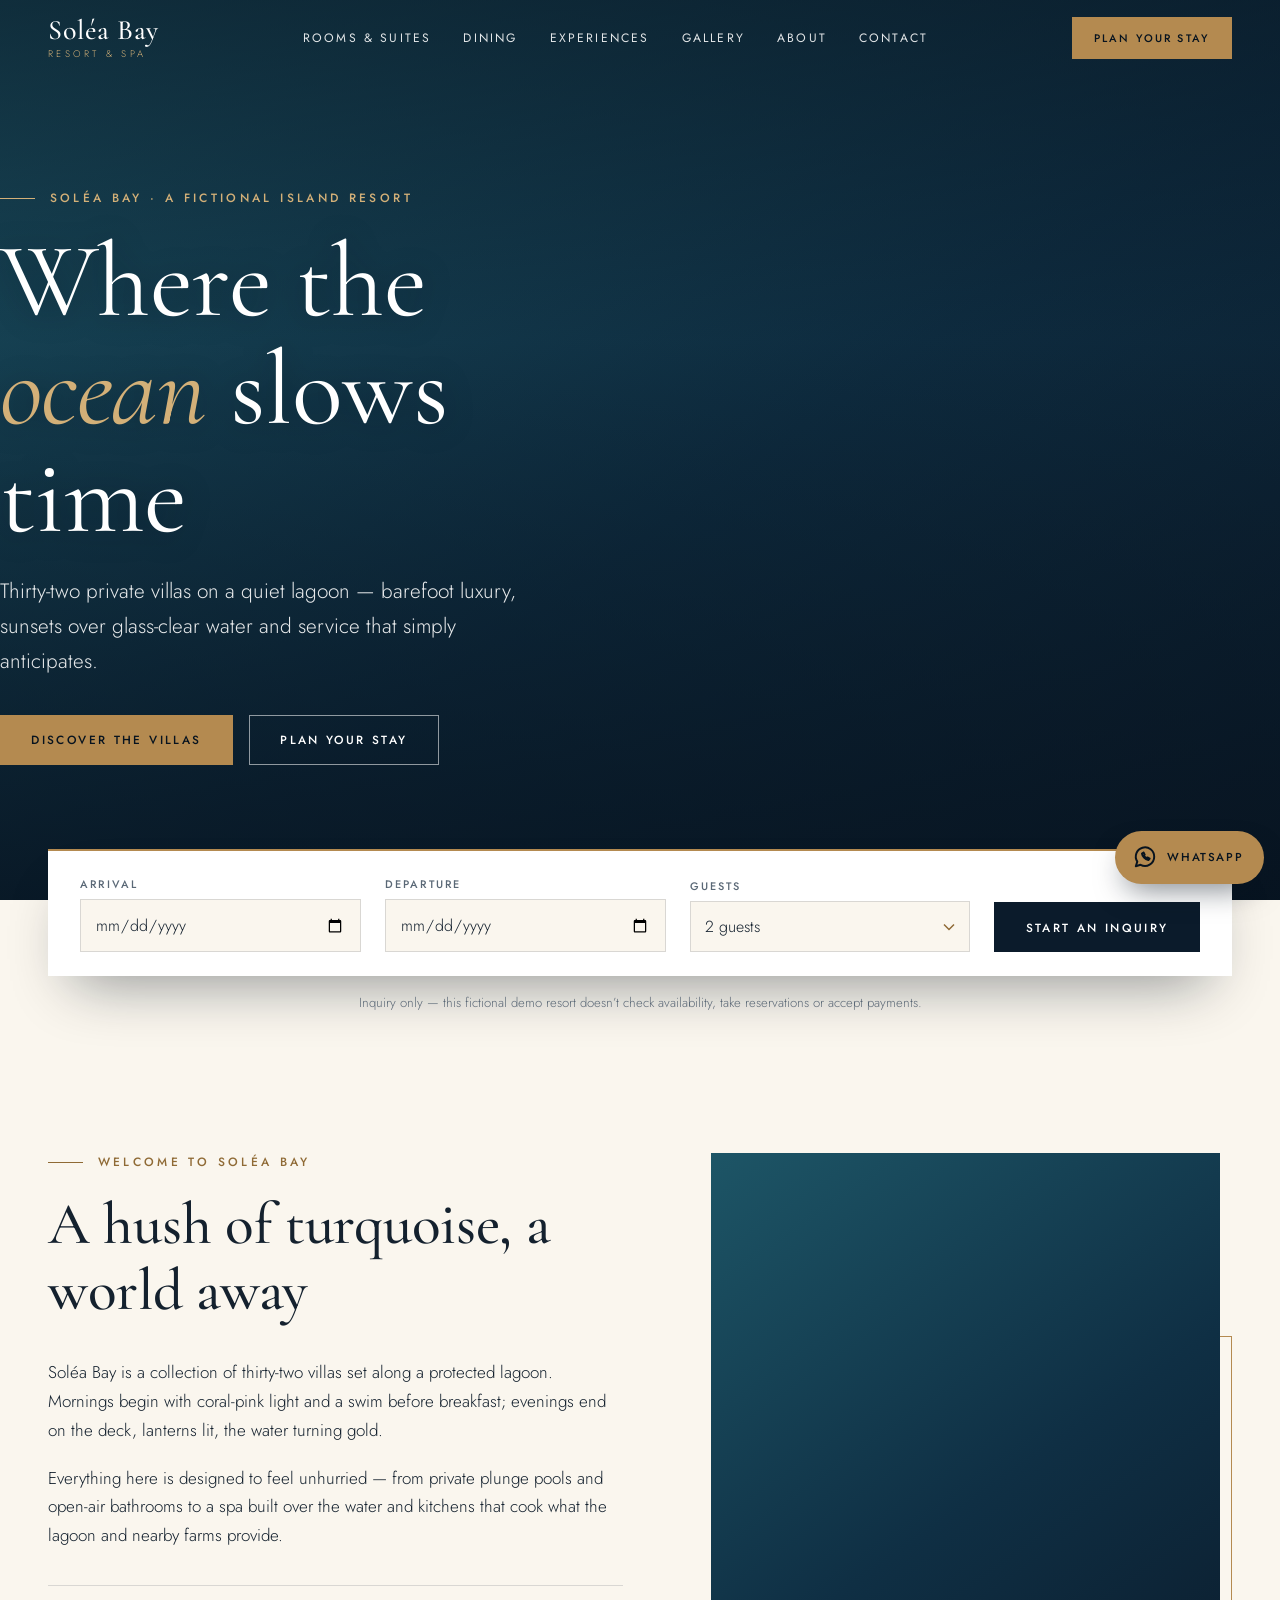
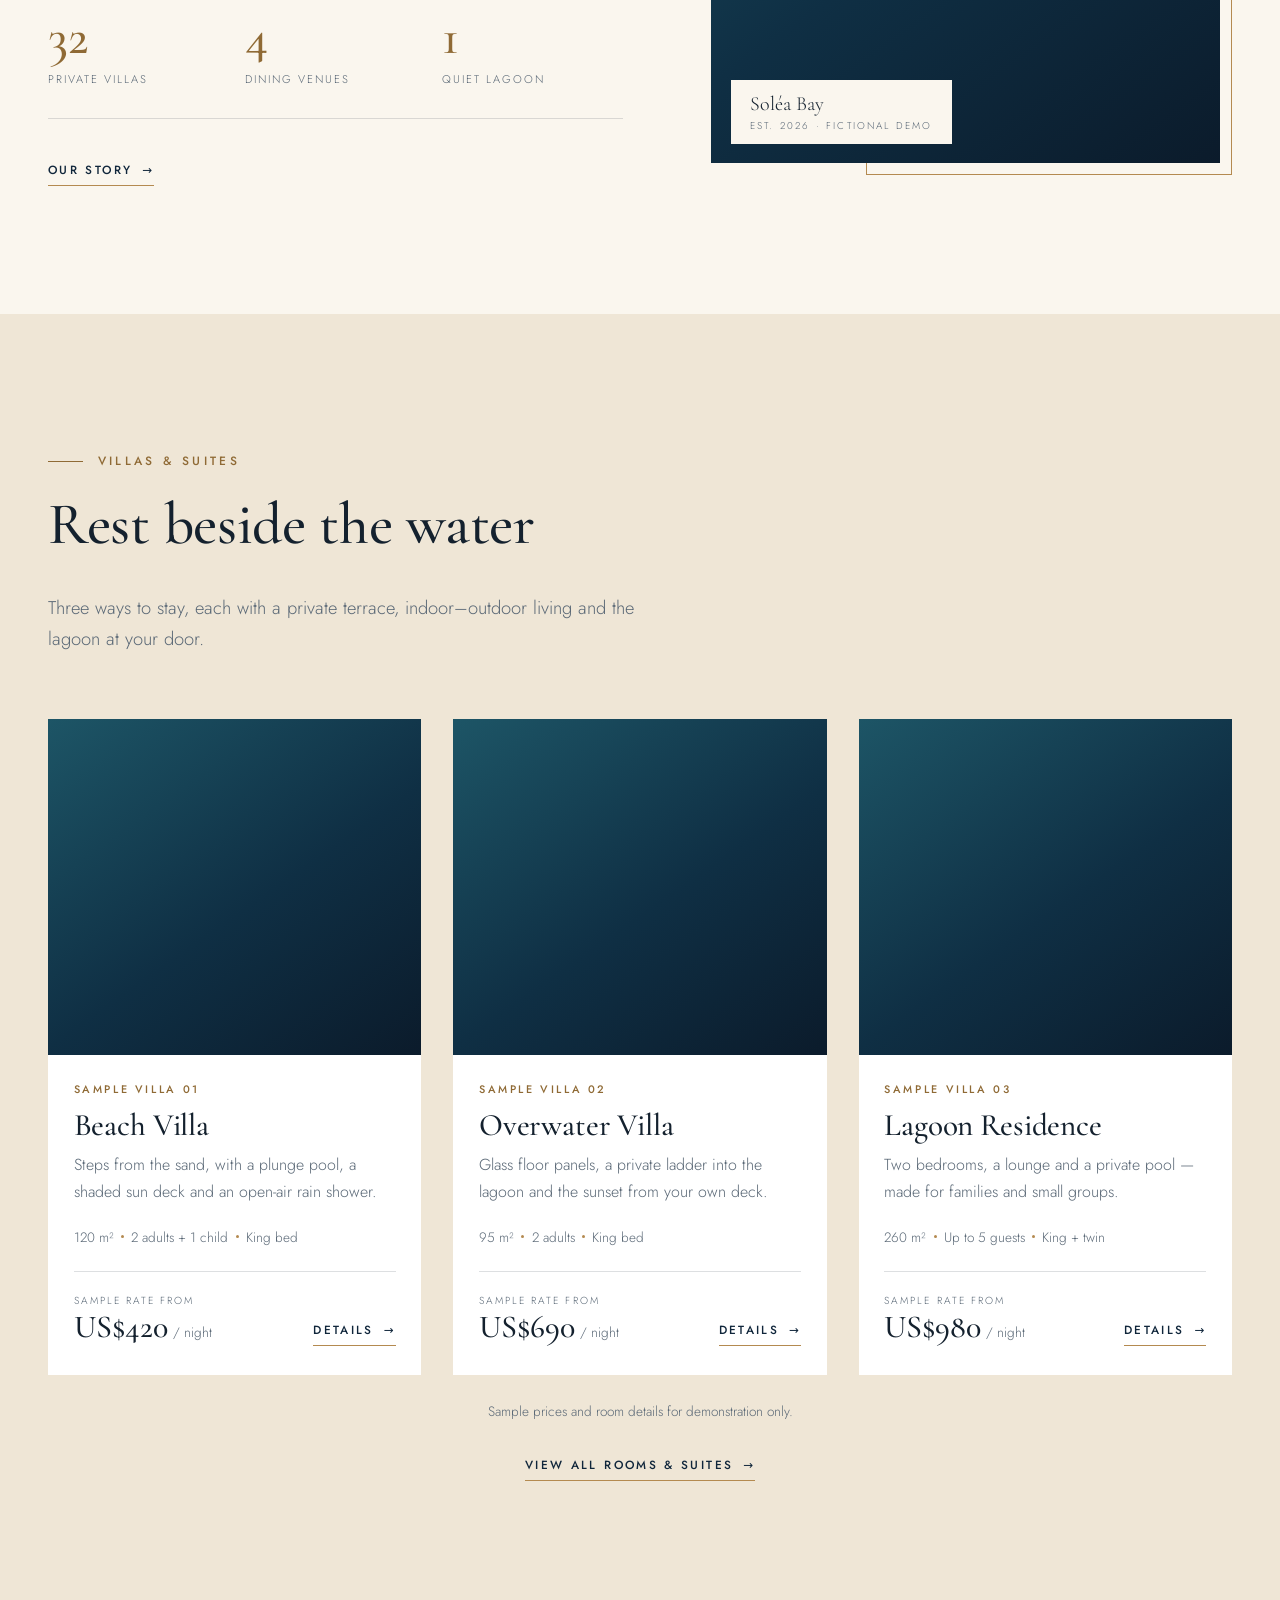
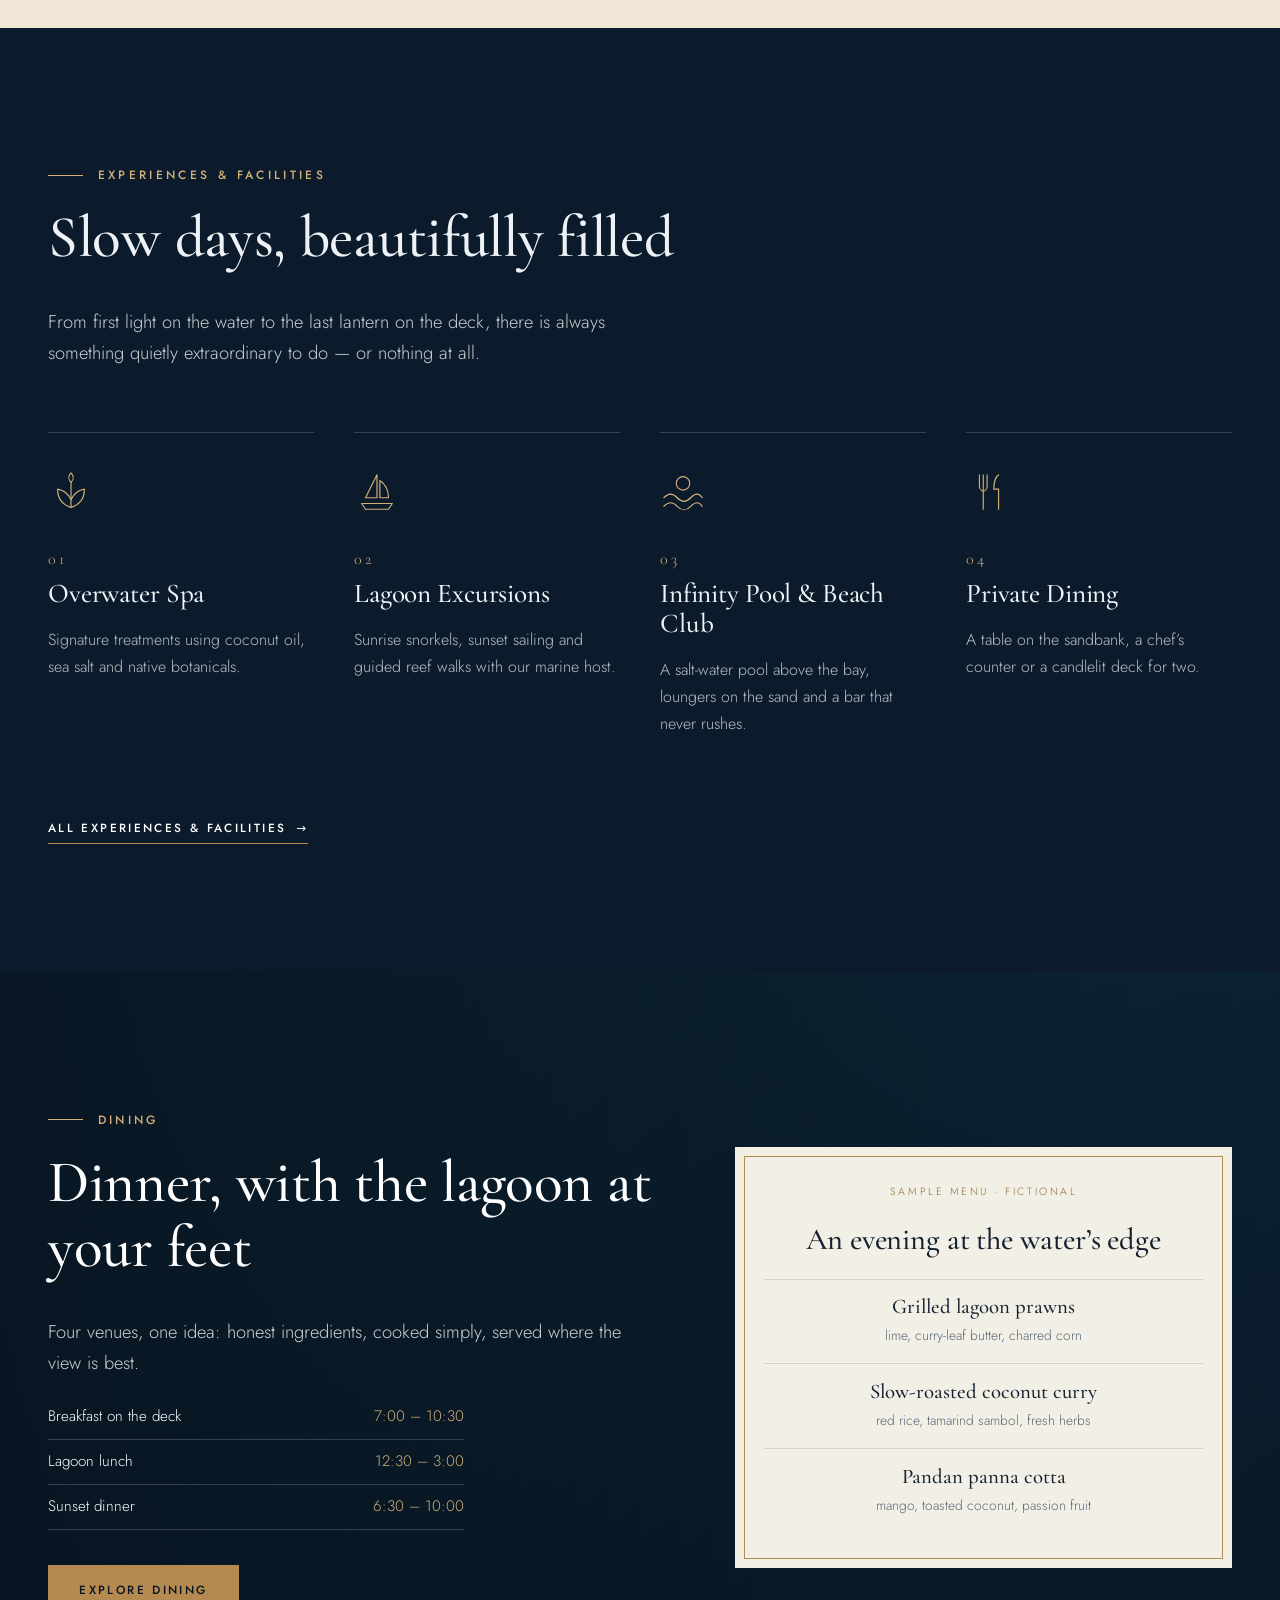
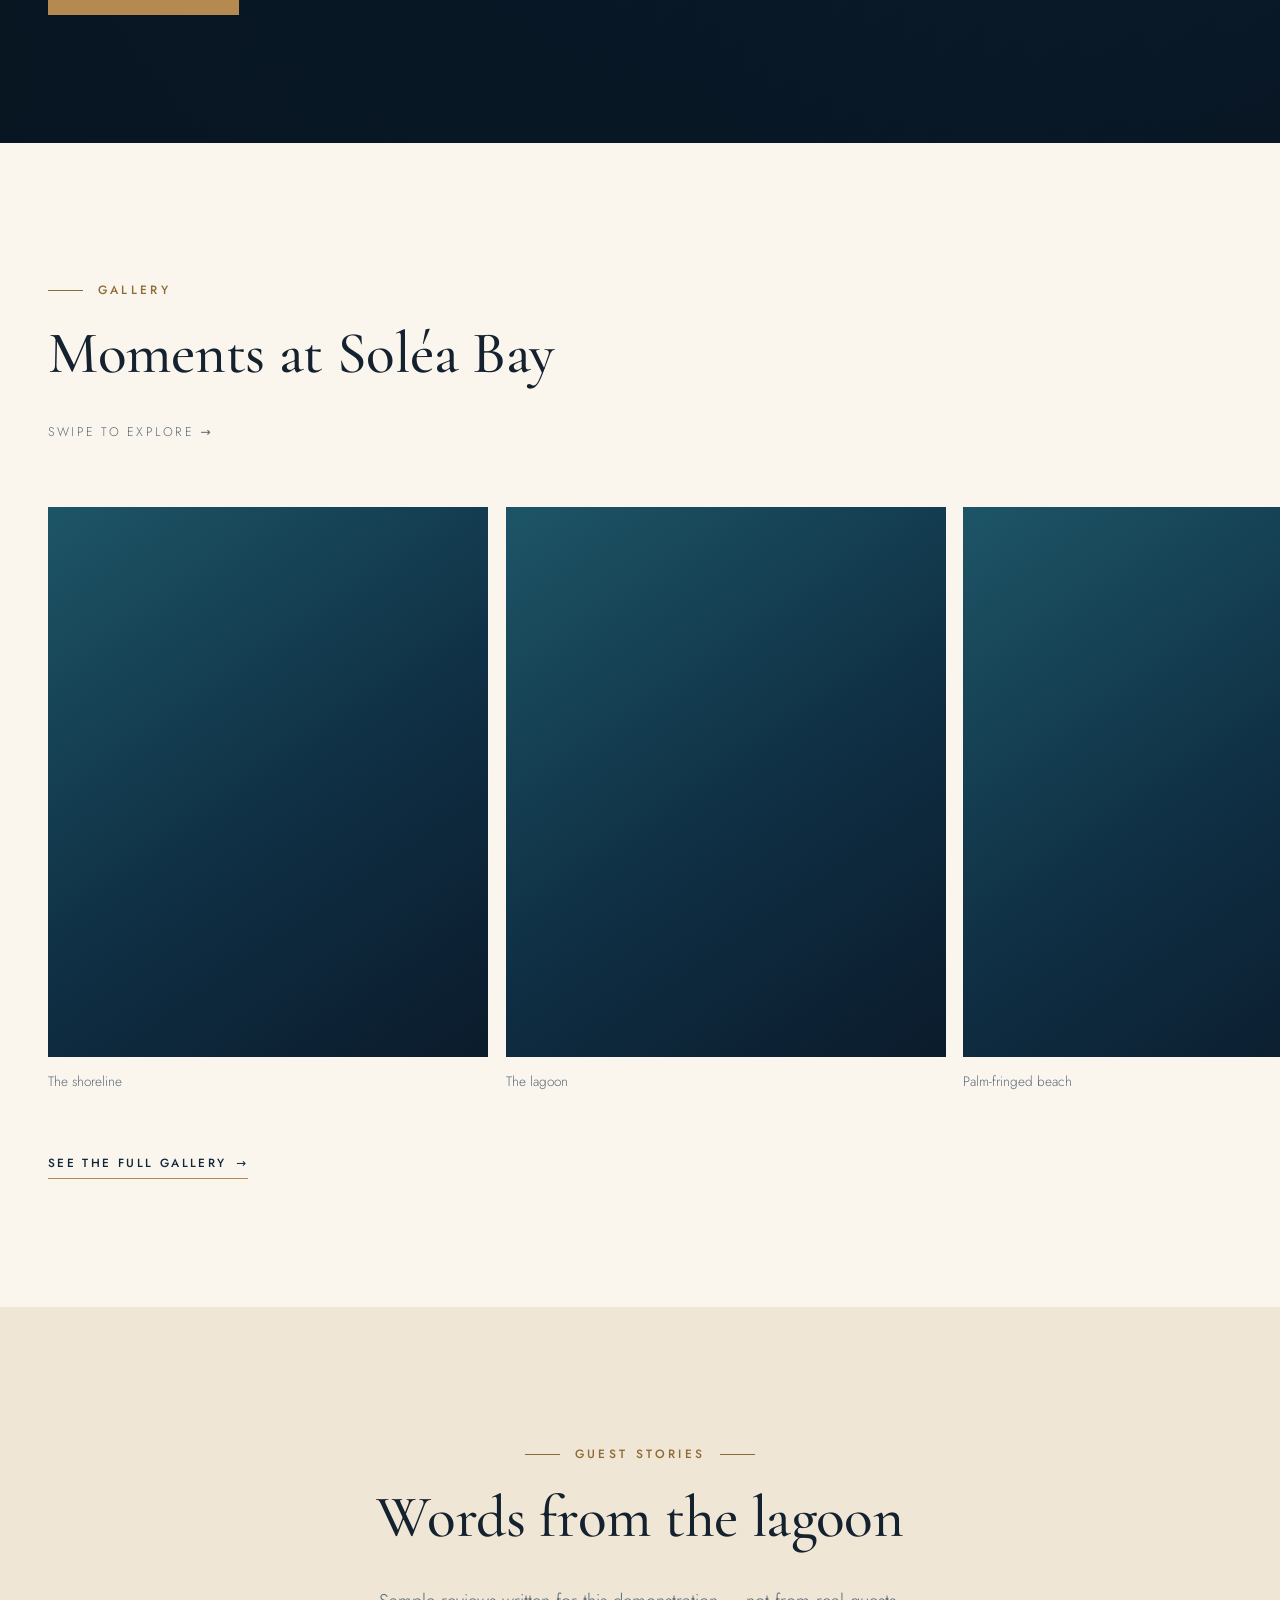
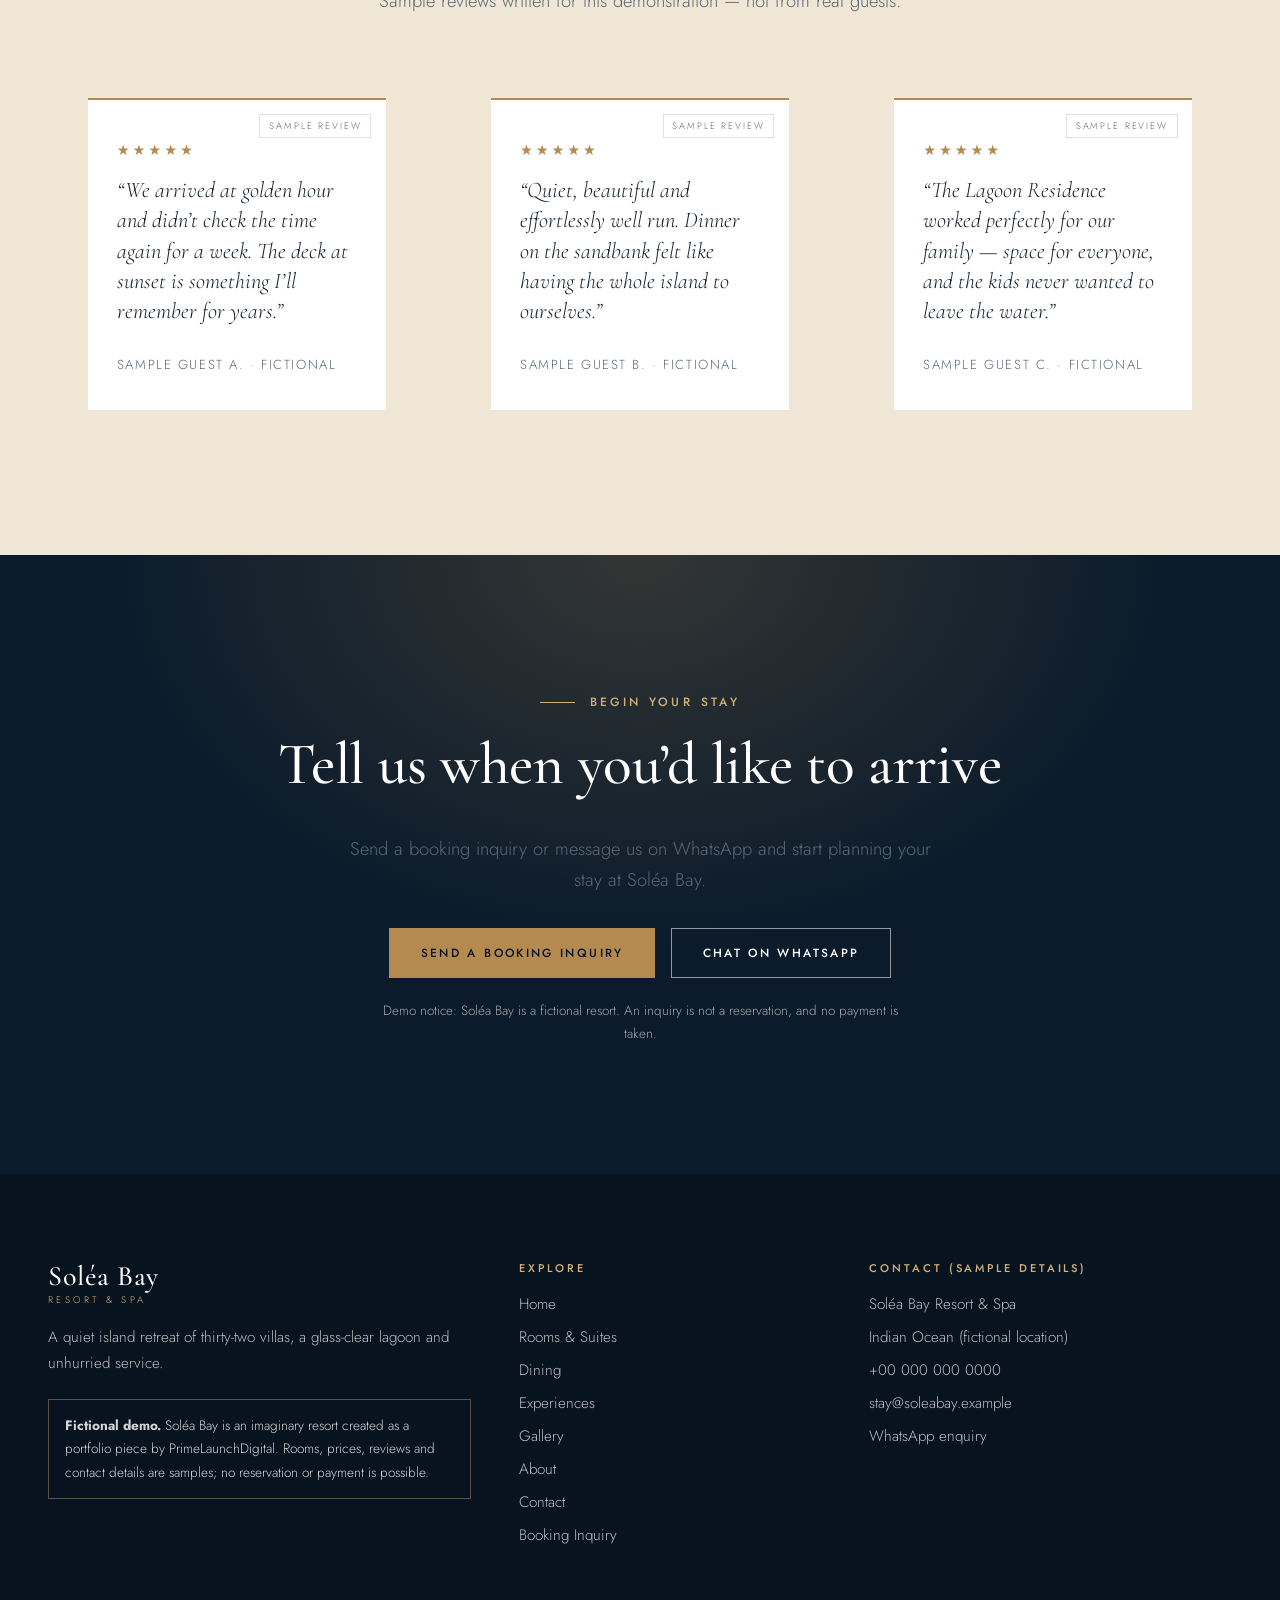
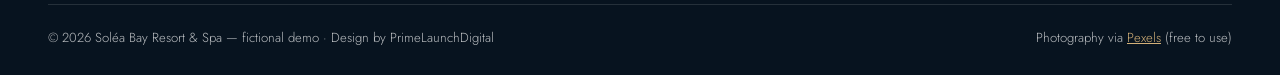
<file: index.html>
<!doctype html>
<html lang="en">
<head>
<meta charset="utf-8">
<meta name="viewport" content="width=device-width, initial-scale=1, viewport-fit=cover">
<title>Soléa Bay Resort &amp; Spa | Luxury Island Retreat (Demo)</title>
<meta name="description" content="Soléa Bay is a fictional luxury island resort — a portfolio demo by PrimeLaunchDigital with overwater villas, a lagoon spa and sunset dining.">
<meta name="theme-color" content="#0b1b2b">

<meta property="og:type" content="website">
<meta property="og:site_name" content="Soléa Bay Resort &amp; Spa">
<meta property="og:title" content="Soléa Bay Resort &amp; Spa | Luxury Island Retreat (Demo)">
<meta property="og:description" content="Soléa Bay is a fictional luxury island resort — a portfolio demo by PrimeLaunchDigital with overwater villas, a lagoon spa and sunset dining.">
<meta property="og:image" content="https://images.pexels.com/photos/9482127/pexels-photo-9482127.jpeg?auto=compress&amp;cs=tinysrgb&amp;w=1200&amp;h=630&amp;fit=crop">
<meta property="og:image:width" content="1200">
<meta property="og:image:height" content="630">
<meta property="og:image:alt" content="Luxury villas on a tropical island at sunset">
<meta name="twitter:card" content="summary_large_image">
<meta name="twitter:title" content="Soléa Bay Resort &amp; Spa | Luxury Island Retreat (Demo)">
<meta name="twitter:description" content="Soléa Bay is a fictional luxury island resort — a portfolio demo by PrimeLaunchDigital with overwater villas, a lagoon spa and sunset dining.">
<meta name="twitter:image" content="https://images.pexels.com/photos/9482127/pexels-photo-9482127.jpeg?auto=compress&amp;cs=tinysrgb&amp;w=1200&amp;h=630&amp;fit=crop">
<meta name="twitter:image:alt" content="Luxury villas on a tropical island at sunset">

<link rel="icon" href="favicon.svg" type="image/svg+xml">
<link rel="preconnect" href="https://fonts.googleapis.com">
<link rel="preconnect" href="https://fonts.gstatic.com" crossorigin>
<link rel="preconnect" href="https://images.pexels.com" crossorigin>
<link rel="stylesheet" href="https://fonts.googleapis.com/css2?family=Cormorant+Garamond:ital,wght@0,400;0,500;0,600;1,400;1,500&amp;family=Jost:wght@300;400;500&amp;display=swap">
<link rel="stylesheet" href="styles.css">
<script>document.documentElement.classList.add('js')</script>
<link rel="preload" as="image" imagesrcset="https://images.pexels.com/photos/9482127/pexels-photo-9482127.jpeg?auto=compress&amp;cs=tinysrgb&amp;w=640 640w, https://images.pexels.com/photos/9482127/pexels-photo-9482127.jpeg?auto=compress&amp;cs=tinysrgb&amp;w=960 960w, https://images.pexels.com/photos/9482127/pexels-photo-9482127.jpeg?auto=compress&amp;cs=tinysrgb&amp;w=1280 1280w, https://images.pexels.com/photos/9482127/pexels-photo-9482127.jpeg?auto=compress&amp;cs=tinysrgb&amp;w=1920 1920w" imagesizes="100vw" fetchpriority="high">
</head>
<body>
<a class="skip-link" href="#main">Skip to content</a>

<!-- header:start -->
<header class="site-header">
  <div class="container header-inner">
    <a class="logo" href="index.html" aria-label="Soléa Bay Resort &amp; Spa — home">
      <span class="logo__name">Soléa Bay</span>
      <span class="logo__sub">Resort &amp; Spa</span>
    </a>
    <nav class="nav-desktop" aria-label="Primary">
        <a href="rooms.html" data-nav="rooms">Rooms &amp; Suites</a>
        <a href="dining.html" data-nav="dining">Dining</a>
        <a href="experiences.html" data-nav="experiences">Experiences</a>
        <a href="gallery.html" data-nav="gallery">Gallery</a>
        <a href="about.html" data-nav="about">About</a>
        <a href="contact.html" data-nav="contact">Contact</a>
    </nav>
    <div class="header-actions">
      <a class="btn btn--brass btn--sm header-cta" href="booking-inquiry.html">Plan your stay</a>
      <button class="nav-toggle" type="button" aria-expanded="false" aria-controls="mobile-menu" aria-label="Open menu">
        <span></span><span></span>
      </button>
    </div>
  </div>
</header>

<div class="mobile-menu" id="mobile-menu" aria-hidden="true">
  <nav aria-label="Mobile">
    <ul class="mobile-menu__links">
      <li style="--i:0"><a href="index.html">Home</a></li>
      <li style="--i:1"><a href="rooms.html" data-nav="rooms">Rooms &amp; Suites</a></li>
      <li style="--i:2"><a href="dining.html" data-nav="dining">Dining</a></li>
      <li style="--i:3"><a href="experiences.html" data-nav="experiences">Experiences</a></li>
      <li style="--i:4"><a href="gallery.html" data-nav="gallery">Gallery</a></li>
      <li style="--i:5"><a href="about.html" data-nav="about">About</a></li>
      <li style="--i:6"><a href="contact.html" data-nav="contact">Contact</a></li>
    </ul>
  </nav>
  <div class="mobile-menu__foot">
    <a class="btn btn--brass" href="booking-inquiry.html">Plan your stay</a>
    <a class="btn btn--ghost-light" href="https://wa.me/15555550199?text=Hello%21%20I%E2%80%99d%20like%20to%20ask%20about%20staying%20at%20Sol%C3%A9a%20Bay%20%28demo%29." target="_blank" rel="noopener">Chat on WhatsApp</a>
    <p>Fictional demo resort · no real reservations</p>
  </div>
</div>
<!-- header:end -->

<main id="main">

  <section class="hero" aria-label="Welcome">
    <div class="hero__media ph"><img src="https://images.pexels.com/photos/9482127/pexels-photo-9482127.jpeg?auto=compress&amp;cs=tinysrgb&amp;w=960" srcset="https://images.pexels.com/photos/9482127/pexels-photo-9482127.jpeg?auto=compress&amp;cs=tinysrgb&amp;w=640 640w, https://images.pexels.com/photos/9482127/pexels-photo-9482127.jpeg?auto=compress&amp;cs=tinysrgb&amp;w=960 960w, https://images.pexels.com/photos/9482127/pexels-photo-9482127.jpeg?auto=compress&amp;cs=tinysrgb&amp;w=1280 1280w, https://images.pexels.com/photos/9482127/pexels-photo-9482127.jpeg?auto=compress&amp;cs=tinysrgb&amp;w=1920 1920w" sizes="100vw" alt="Luxury villas on a tropical island with turquoise water at sunset" loading="eager" fetchpriority="high" decoding="async" onerror="this.remove()"></div>
    <div class="container hero__content">
      <span class="eyebrow" data-anim style="--d:0">Soléa Bay · A fictional island resort</span>
      <h1 data-anim style="--d:1">Where the <em>ocean</em> slows time</h1>
      <p class="hero__sub" data-anim style="--d:2">Thirty-two private villas on a quiet lagoon — barefoot luxury, sunsets over glass-clear water and service that simply anticipates.</p>
      <div class="hero__actions" data-anim style="--d:3">
        <a class="btn btn--brass" href="rooms.html">Discover the villas</a>
        <a class="btn btn--ghost-light" href="booking-inquiry.html">Plan your stay</a>
      </div>
    </div>
  </section>

  <section class="stay-bar" aria-label="Plan your stay">
    <div class="container">
      <form class="stay-form" action="booking-inquiry.html" method="get">
        <div class="field">
          <label for="checkin">Arrival</label>
          <input id="checkin" name="checkin" type="date" data-checkin>
        </div>
        <div class="field">
          <label for="checkout">Departure</label>
          <input id="checkout" name="checkout" type="date" data-checkout>
        </div>
        <div class="field field--guests">
          <label for="guests">Guests</label>
          <select id="guests" name="guests">
            <option value="1">1 guest</option>
            <option value="2" selected>2 guests</option>
            <option value="3">3 guests</option>
            <option value="4">4 guests</option>
            <option value="5">5 guests</option>
            <option value="6">6+ guests</option>
          </select>
        </div>
        <button class="btn btn--navy" type="submit">Start an inquiry</button>
      </form>
      <p class="stay-note">Inquiry only — this fictional demo resort doesn’t check availability, take reservations or accept payments.</p>
    </div>
  </section>

  <section class="section" id="welcome">
    <div class="container split">
      <div class="reveal">
        <span class="eyebrow">Welcome to Soléa Bay</span>
        <h2 class="h2">A hush of turquoise, a world away</h2>
        <p>Soléa Bay is a collection of thirty-two villas set along a protected lagoon. Mornings begin with coral-pink light and a swim before breakfast; evenings end on the deck, lanterns lit, the water turning gold.</p>
        <p>Everything here is designed to feel unhurried — from private plunge pools and open-air bathrooms to a spa built over the water and kitchens that cook what the lagoon and nearby farms provide.</p>
        <div class="stats">
          <div class="stat"><strong>32</strong><span>Private villas</span></div>
          <div class="stat"><strong>4</strong><span>Dining venues</span></div>
          <div class="stat"><strong>1</strong><span>Quiet lagoon</span></div>
        </div>
        <a class="link-arrow" href="about.html">Our story</a>
      </div>
      <div class="frame reveal" style="--d:.15s">
        <div class="ph"><img src="https://images.pexels.com/photos/3379736/pexels-photo-3379736.jpeg?auto=compress&amp;cs=tinysrgb&amp;w=960" srcset="https://images.pexels.com/photos/3379736/pexels-photo-3379736.jpeg?auto=compress&amp;cs=tinysrgb&amp;w=640 640w, https://images.pexels.com/photos/3379736/pexels-photo-3379736.jpeg?auto=compress&amp;cs=tinysrgb&amp;w=960 960w, https://images.pexels.com/photos/3379736/pexels-photo-3379736.jpeg?auto=compress&amp;cs=tinysrgb&amp;w=1280 1280w, https://images.pexels.com/photos/3379736/pexels-photo-3379736.jpeg?auto=compress&amp;cs=tinysrgb&amp;w=1920 1920w" sizes="(min-width: 900px) 45vw, 92vw" alt="Aerial view of a tropical island resort with turquoise water and lush greenery" loading="lazy" decoding="async" onerror="this.remove()"></div>
        <div class="frame__badge">Soléa Bay<small>Est. 2026 · fictional demo</small></div>
      </div>
    </div>
  </section>

  <section class="section section--sand" id="villas">
    <div class="container">
      <div class="section-head reveal">
        <span class="eyebrow">Villas &amp; Suites</span>
        <h2 class="h2">Rest beside the water</h2>
        <p class="lead">Three ways to stay, each with a private terrace, indoor–outdoor living and the lagoon at your door.</p>
      </div>
      <div class="cards">
        <article class="card reveal" style="--d:0s">
          <div class="ph card__media"><img src="https://images.pexels.com/photos/9394645/pexels-photo-9394645.jpeg?auto=compress&amp;cs=tinysrgb&amp;w=960" srcset="https://images.pexels.com/photos/9394645/pexels-photo-9394645.jpeg?auto=compress&amp;cs=tinysrgb&amp;w=640 640w, https://images.pexels.com/photos/9394645/pexels-photo-9394645.jpeg?auto=compress&amp;cs=tinysrgb&amp;w=960 960w, https://images.pexels.com/photos/9394645/pexels-photo-9394645.jpeg?auto=compress&amp;cs=tinysrgb&amp;w=1280 1280w, https://images.pexels.com/photos/9394645/pexels-photo-9394645.jpeg?auto=compress&amp;cs=tinysrgb&amp;w=1920 1920w" sizes="(min-width: 1000px) 400px, (min-width: 640px) 45vw, 92vw" alt="Tropical beach with turquoise water in the Maldives, seen from above" loading="lazy" decoding="async" onerror="this.remove()"></div>
          <div class="card__body">
            <span class="card__tag">Sample villa 01</span>
            <h3>Beach Villa</h3>
            <p>Steps from the sand, with a plunge pool, a shaded sun deck and an open-air rain shower.</p>
            <ul class="specs"><li>120 m²</li><li>2 adults + 1 child</li><li>King bed</li></ul>
            <div class="card__foot">
              <div class="price"><small>Sample rate from</small><strong>US$420</strong> <span>/ night</span></div>
              <a class="link-arrow" href="rooms.html#beach-villa">Details</a>
            </div>
          </div>
        </article>
        <article class="card reveal" style="--d:.12s">
          <div class="ph card__media"><img src="https://images.pexels.com/photos/9215861/pexels-photo-9215861.jpeg?auto=compress&amp;cs=tinysrgb&amp;w=960" srcset="https://images.pexels.com/photos/9215861/pexels-photo-9215861.jpeg?auto=compress&amp;cs=tinysrgb&amp;w=640 640w, https://images.pexels.com/photos/9215861/pexels-photo-9215861.jpeg?auto=compress&amp;cs=tinysrgb&amp;w=960 960w, https://images.pexels.com/photos/9215861/pexels-photo-9215861.jpeg?auto=compress&amp;cs=tinysrgb&amp;w=1280 1280w, https://images.pexels.com/photos/9215861/pexels-photo-9215861.jpeg?auto=compress&amp;cs=tinysrgb&amp;w=1920 1920w" sizes="(min-width: 1000px) 400px, (min-width: 640px) 45vw, 92vw" alt="Overwater villas on turquoise water seen from above" loading="lazy" decoding="async" onerror="this.remove()"></div>
          <div class="card__body">
            <span class="card__tag">Sample villa 02</span>
            <h3>Overwater Villa</h3>
            <p>Glass floor panels, a private ladder into the lagoon and the sunset from your own deck.</p>
            <ul class="specs"><li>95 m²</li><li>2 adults</li><li>King bed</li></ul>
            <div class="card__foot">
              <div class="price"><small>Sample rate from</small><strong>US$690</strong> <span>/ night</span></div>
              <a class="link-arrow" href="rooms.html#overwater-villa">Details</a>
            </div>
          </div>
        </article>
        <article class="card reveal" style="--d:.24s">
          <div class="ph card__media"><img src="https://images.pexels.com/photos/1450359/pexels-photo-1450359.jpeg?auto=compress&amp;cs=tinysrgb&amp;w=960" srcset="https://images.pexels.com/photos/1450359/pexels-photo-1450359.jpeg?auto=compress&amp;cs=tinysrgb&amp;w=640 640w, https://images.pexels.com/photos/1450359/pexels-photo-1450359.jpeg?auto=compress&amp;cs=tinysrgb&amp;w=960 960w, https://images.pexels.com/photos/1450359/pexels-photo-1450359.jpeg?auto=compress&amp;cs=tinysrgb&amp;w=1280 1280w, https://images.pexels.com/photos/1450359/pexels-photo-1450359.jpeg?auto=compress&amp;cs=tinysrgb&amp;w=1920 1920w" sizes="(min-width: 1000px) 400px, (min-width: 640px) 45vw, 92vw" alt="Island resort surrounded by azure water and coral reefs seen from above" loading="lazy" decoding="async" onerror="this.remove()"></div>
          <div class="card__body">
            <span class="card__tag">Sample villa 03</span>
            <h3>Lagoon Residence</h3>
            <p>Two bedrooms, a lounge and a private pool — made for families and small groups.</p>
            <ul class="specs"><li>260 m²</li><li>Up to 5 guests</li><li>King + twin</li></ul>
            <div class="card__foot">
              <div class="price"><small>Sample rate from</small><strong>US$980</strong> <span>/ night</span></div>
              <a class="link-arrow" href="rooms.html#lagoon-residence">Details</a>
            </div>
          </div>
        </article>
      </div>
      <p class="section-note">Sample prices and room details for demonstration only.</p>
      <p style="text-align:center;margin-top:1.6rem"><a class="link-arrow" href="rooms.html">View all rooms &amp; suites</a></p>
    </div>
  </section>

  <section class="section section--navy on-dark" id="experiences">
    <div class="container">
      <div class="section-head reveal">
        <span class="eyebrow">Experiences &amp; Facilities</span>
        <h2 class="h2">Slow days, beautifully filled</h2>
        <p class="lead">From first light on the water to the last lantern on the deck, there is always something quietly extraordinary to do — or nothing at all.</p>
      </div>
      <div class="xp-grid">
        <div class="xp reveal" style="--d:0s">
          <svg viewBox="0 0 48 48" aria-hidden="true" focusable="false"><path d="M24 40c-9-3-14-10-14-19 7 1 11 5 14 11 3-6 7-10 14-11 0 9-5 16-14 19z"/><path d="M24 40V14"/><path d="M24 14c-3-3-3-7 0-10 3 3 3 7 0 10z"/></svg>
          <span class="xp__n">01</span>
          <h3>Overwater Spa</h3>
          <p>Signature treatments using coconut oil, sea salt and native botanicals.</p>
        </div>
        <div class="xp reveal" style="--d:.1s">
          <svg viewBox="0 0 48 48" aria-hidden="true" focusable="false"><path d="M24 6v24H12z"/><path d="M27 12c6 4 9 10 9 18H27z"/><path d="M8 36h32l-4 6H12z"/></svg>
          <span class="xp__n">02</span>
          <h3>Lagoon Excursions</h3>
          <p>Sunrise snorkels, sunset sailing and guided reef walks with our marine host.</p>
        </div>
        <div class="xp reveal" style="--d:.2s">
          <svg viewBox="0 0 48 48" aria-hidden="true" focusable="false"><circle cx="24" cy="15" r="7"/><path d="M4 30c5-5 9-5 14 0s9 5 14 0 9-5 12 0"/><path d="M4 39c5-5 9-5 14 0s9 5 14 0 9-5 12 0"/></svg>
          <span class="xp__n">03</span>
          <h3>Infinity Pool &amp; Beach Club</h3>
          <p>A salt-water pool above the bay, loungers on the sand and a bar that never rushes.</p>
        </div>
        <div class="xp reveal" style="--d:.3s">
          <svg viewBox="0 0 48 48" aria-hidden="true" focusable="false"><path d="M14 6v12c0 3 2 5 4 5s4-2 4-5V6M18 6v36"/><path d="M34 6c-4 3-5 9-5 15h5v21"/></svg>
          <span class="xp__n">04</span>
          <h3>Private Dining</h3>
          <p>A table on the sandbank, a chef’s counter or a candlelit deck for two.</p>
        </div>
      </div>
      <div class="section-foot reveal"><a class="link-arrow" href="experiences.html">All experiences &amp; facilities</a></div>
    </div>
  </section>

  <section class="section feature" id="dining">
    <div class="feature__bg ph"><img src="https://images.pexels.com/photos/9080954/pexels-photo-9080954.jpeg?auto=compress&amp;cs=tinysrgb&amp;w=960" srcset="https://images.pexels.com/photos/9080954/pexels-photo-9080954.jpeg?auto=compress&amp;cs=tinysrgb&amp;w=640 640w, https://images.pexels.com/photos/9080954/pexels-photo-9080954.jpeg?auto=compress&amp;cs=tinysrgb&amp;w=960 960w, https://images.pexels.com/photos/9080954/pexels-photo-9080954.jpeg?auto=compress&amp;cs=tinysrgb&amp;w=1280 1280w, https://images.pexels.com/photos/9080954/pexels-photo-9080954.jpeg?auto=compress&amp;cs=tinysrgb&amp;w=1920 1920w" sizes="100vw" alt="Luxury island resort with crystal-clear water and coral reefs seen from above" loading="lazy" decoding="async" onerror="this.remove()"></div>
    <div class="container feature__inner">
      <div class="reveal">
        <span class="eyebrow eyebrow--light">Dining</span>
        <h2 class="h2">Dinner, with the lagoon at your feet</h2>
        <p class="lead" style="color:rgba(255,255,255,.8)">Four venues, one idea: honest ingredients, cooked simply, served where the view is best.</p>
        <ul class="hours" aria-label="Sample dining hours">
          <li><span>Breakfast on the deck</span><span class="time">7:00 – 10:30</span></li>
          <li><span>Lagoon lunch</span><span class="time">12:30 – 3:00</span></li>
          <li><span>Sunset dinner</span><span class="time">6:30 – 10:00</span></li>
        </ul>
        <a class="btn btn--brass" href="dining.html">Explore dining</a>
      </div>
      <aside class="menu-card reveal" style="--d:.15s" aria-label="Sample menu">
        <p class="menu-card__label">Sample menu · fictional</p>
        <h3>An evening at the water’s edge</h3>
        <div class="dish"><strong>Grilled lagoon prawns</strong><span>lime, curry-leaf butter, charred corn</span></div>
        <div class="dish"><strong>Slow-roasted coconut curry</strong><span>red rice, tamarind sambol, fresh herbs</span></div>
        <div class="dish"><strong>Pandan panna cotta</strong><span>mango, toasted coconut, passion fruit</span></div>
      </aside>
    </div>
  </section>

  <section class="section" id="gallery">
    <div class="container">
      <div class="section-head reveal">
        <span class="eyebrow">Gallery</span>
        <h2 class="h2">Moments at Soléa Bay</h2>
        <p class="strip-hint">Swipe to explore →</p>
      </div>
    </div>
    <div class="strip reveal" tabindex="0" aria-label="Photo gallery, scroll sideways">
      <figure class="strip__item">
        <div class="ph"><img src="https://images.pexels.com/photos/7832614/pexels-photo-7832614.jpeg?auto=compress&amp;cs=tinysrgb&amp;w=960" srcset="https://images.pexels.com/photos/7832614/pexels-photo-7832614.jpeg?auto=compress&amp;cs=tinysrgb&amp;w=640 640w, https://images.pexels.com/photos/7832614/pexels-photo-7832614.jpeg?auto=compress&amp;cs=tinysrgb&amp;w=960 960w, https://images.pexels.com/photos/7832614/pexels-photo-7832614.jpeg?auto=compress&amp;cs=tinysrgb&amp;w=1280 1280w, https://images.pexels.com/photos/7832614/pexels-photo-7832614.jpeg?auto=compress&amp;cs=tinysrgb&amp;w=1920 1920w" sizes="(min-width: 640px) 440px, 80vw" alt="Sandy tropical coastline and clear turquoise water seen from above" loading="lazy" decoding="async" onerror="this.remove()"></div>
        <figcaption>The shoreline</figcaption>
      </figure>
      <figure class="strip__item">
        <div class="ph"><img src="https://images.pexels.com/photos/9215864/pexels-photo-9215864.jpeg?auto=compress&amp;cs=tinysrgb&amp;w=960" srcset="https://images.pexels.com/photos/9215864/pexels-photo-9215864.jpeg?auto=compress&amp;cs=tinysrgb&amp;w=640 640w, https://images.pexels.com/photos/9215864/pexels-photo-9215864.jpeg?auto=compress&amp;cs=tinysrgb&amp;w=960 960w, https://images.pexels.com/photos/9215864/pexels-photo-9215864.jpeg?auto=compress&amp;cs=tinysrgb&amp;w=1280 1280w, https://images.pexels.com/photos/9215864/pexels-photo-9215864.jpeg?auto=compress&amp;cs=tinysrgb&amp;w=1920 1920w" sizes="(min-width: 640px) 440px, 80vw" alt="Pristine white-sand beach and turquoise lagoon from above" loading="lazy" decoding="async" onerror="this.remove()"></div>
        <figcaption>The lagoon</figcaption>
      </figure>
      <figure class="strip__item">
        <div class="ph"><img src="https://images.pexels.com/photos/3319712/pexels-photo-3319712.jpeg?auto=compress&amp;cs=tinysrgb&amp;w=960" srcset="https://images.pexels.com/photos/3319712/pexels-photo-3319712.jpeg?auto=compress&amp;cs=tinysrgb&amp;w=640 640w, https://images.pexels.com/photos/3319712/pexels-photo-3319712.jpeg?auto=compress&amp;cs=tinysrgb&amp;w=960 960w, https://images.pexels.com/photos/3319712/pexels-photo-3319712.jpeg?auto=compress&amp;cs=tinysrgb&amp;w=1280 1280w, https://images.pexels.com/photos/3319712/pexels-photo-3319712.jpeg?auto=compress&amp;cs=tinysrgb&amp;w=1920 1920w" sizes="(min-width: 640px) 440px, 80vw" alt="Palm trees and turquoise water along a tropical beach" loading="lazy" decoding="async" onerror="this.remove()"></div>
        <figcaption>Palm-fringed beach</figcaption>
      </figure>
      <figure class="strip__item">
        <div class="ph"><img src="https://images.pexels.com/photos/30037429/pexels-photo-30037429.jpeg?auto=compress&amp;cs=tinysrgb&amp;w=960" srcset="https://images.pexels.com/photos/30037429/pexels-photo-30037429.jpeg?auto=compress&amp;cs=tinysrgb&amp;w=640 640w, https://images.pexels.com/photos/30037429/pexels-photo-30037429.jpeg?auto=compress&amp;cs=tinysrgb&amp;w=960 960w, https://images.pexels.com/photos/30037429/pexels-photo-30037429.jpeg?auto=compress&amp;cs=tinysrgb&amp;w=1280 1280w, https://images.pexels.com/photos/30037429/pexels-photo-30037429.jpeg?auto=compress&amp;cs=tinysrgb&amp;w=1920 1920w" sizes="(min-width: 640px) 440px, 80vw" alt="Overwater bungalows on a tropical lagoon seen from above" loading="lazy" decoding="async" onerror="this.remove()"></div>
        <figcaption>Overwater villas</figcaption>
      </figure>
    </div>
    <div class="container" style="margin-top:2rem"><a class="link-arrow" href="gallery.html">See the full gallery</a></div>
  </section>

  <section class="section section--sand" id="stories">
    <div class="container">
      <div class="section-head section-head--center reveal">
        <span class="eyebrow">Guest stories</span>
        <h2 class="h2">Words from the lagoon</h2>
        <p class="lead">Sample reviews written for this demonstration — not from real guests.</p>
      </div>
      <div class="reviews">
        <figure class="review reveal" style="--d:0s">
          <span class="review__badge">Sample review</span>
          <div class="stars" aria-label="5 out of 5 stars">★★★★★</div>
          <blockquote>“We arrived at golden hour and didn’t check the time again for a week. The deck at sunset is something I’ll remember for years.”</blockquote>
          <figcaption><cite>Sample Guest A. · fictional</cite></figcaption>
        </figure>
        <figure class="review reveal" style="--d:.12s">
          <span class="review__badge">Sample review</span>
          <div class="stars" aria-label="5 out of 5 stars">★★★★★</div>
          <blockquote>“Quiet, beautiful and effortlessly well run. Dinner on the sandbank felt like having the whole island to ourselves.”</blockquote>
          <figcaption><cite>Sample Guest B. · fictional</cite></figcaption>
        </figure>
        <figure class="review reveal" style="--d:.24s">
          <span class="review__badge">Sample review</span>
          <div class="stars" aria-label="5 out of 5 stars">★★★★★</div>
          <blockquote>“The Lagoon Residence worked perfectly for our family — space for everyone, and the kids never wanted to leave the water.”</blockquote>
          <figcaption><cite>Sample Guest C. · fictional</cite></figcaption>
        </figure>
      </div>
    </div>
  </section>

  <section class="section cta" id="inquire">
    <div class="container reveal">
      <span class="eyebrow eyebrow--light">Begin your stay</span>
      <h2 class="h2">Tell us when you’d like to arrive</h2>
      <p class="lead">Send a booking inquiry or message us on WhatsApp and start planning your stay at Soléa Bay.</p>
      <div class="cta__actions">
        <a class="btn btn--brass" href="booking-inquiry.html">Send a booking inquiry</a>
        <a class="btn btn--ghost-light" href="https://wa.me/15555550199?text=Hello%21%20I%E2%80%99d%20like%20to%20ask%20about%20staying%20at%20Sol%C3%A9a%20Bay%20%28demo%29." target="_blank" rel="noopener">Chat on WhatsApp</a>
      </div>
      <small>Demo notice: Soléa Bay is a fictional resort. An inquiry is not a reservation, and no payment is taken.</small>
    </div>
  </section>

</main>

<!-- footer:start -->
<footer class="site-footer">
  <div class="container">
    <div class="footer-grid">
      <div>
        <a class="logo" href="index.html">
          <span class="logo__name">Soléa Bay</span>
          <span class="logo__sub">Resort &amp; Spa</span>
        </a>
        <p>A quiet island retreat of thirty-two villas, a glass-clear lagoon and unhurried service.</p>
        <p class="demo-note"><strong>Fictional demo.</strong> Soléa Bay is an imaginary resort created as a portfolio piece by PrimeLaunchDigital. Rooms, prices, reviews and contact details are samples; no reservation or payment is possible.</p>
      </div>
      <div>
        <h4>Explore</h4>
        <ul class="footer-links">
          <li><a href="index.html">Home</a></li>
        <li><a href="rooms.html">Rooms &amp; Suites</a></li>
        <li><a href="dining.html">Dining</a></li>
        <li><a href="experiences.html">Experiences</a></li>
        <li><a href="gallery.html">Gallery</a></li>
        <li><a href="about.html">About</a></li>
        <li><a href="contact.html">Contact</a></li>
          <li><a href="booking-inquiry.html">Booking Inquiry</a></li>
        </ul>
      </div>
      <div>
        <h4>Contact (sample details)</h4>
        <ul class="footer-links">
          <li>Soléa Bay Resort &amp; Spa</li>
          <li>Indian Ocean (fictional location)</li>
          <li>+00 000 000 0000</li>
          <li>stay@soleabay.example</li>
          <li><a href="https://wa.me/15555550199?text=Hello%21%20I%E2%80%99d%20like%20to%20ask%20about%20staying%20at%20Sol%C3%A9a%20Bay%20%28demo%29." target="_blank" rel="noopener">WhatsApp enquiry</a></li>
        </ul>
      </div>
    </div>
    <div class="footer-bottom">
      <span>© <span data-year>2026</span> Soléa Bay Resort &amp; Spa — fictional demo · Design by PrimeLaunchDigital</span>
      <span>Photography via <a href="https://www.pexels.com" target="_blank" rel="noopener">Pexels</a> (free to use)</span>
    </div>
  </div>
</footer>

<a class="wa-float" href="https://wa.me/15555550199?text=Hello%21%20I%E2%80%99d%20like%20to%20ask%20about%20staying%20at%20Sol%C3%A9a%20Bay%20%28demo%29." target="_blank" rel="noopener" aria-label="Chat on WhatsApp">
  <svg viewBox="0 0 24 24" fill="none" stroke="currentColor" stroke-width="1.8" stroke-linecap="round" stroke-linejoin="round" aria-hidden="true" focusable="false"><path d="M20.5 11.8a8.5 8.5 0 0 1-12.6 7.4L3.5 20.5l1.4-4.2a8.5 8.5 0 1 1 15.6-4.5z"/><path d="M9.2 8.8c.3 2.6 2.9 5.2 5.9 6l1.2-1.4-2-1-1 .6c-.9-.4-1.9-1.4-2.2-2.3l.6-.9-1-2z"/></svg><span>WhatsApp</span>
</a>
<!-- footer:end -->

<script src="main.js" defer></script>
</body>
</html>
</file>
<file: styles.css>
/* ==========================================================================
   Soléa Bay Resort & Spa — design system
   Fictional demo resort · website design by PrimeLaunchDigital
   Palette: midnight navy · warm ivory & sand · brushed brass
   Type: Cormorant Garamond (headlines) + Jost (body)
   ========================================================================== */

:root {
  --navy-950: #07131f;
  --navy-900: #0b1b2b;
  --navy-800: #10263b;
  --navy-700: #173450;
  --ivory: #faf6ee;
  --sand: #efe6d6;
  --brass: #b48a50;
  --brass-lt: #d3b078;
  --brass-dk: #8f6a35;
  --ink: #14212e;
  --muted: #5a6876;
  --line: rgba(20, 33, 46, 0.14);
  --line-lt: rgba(255, 255, 255, 0.18);

  --serif: "Cormorant Garamond", "Cormorant", Georgia, "Times New Roman", serif;
  --sans: "Jost", system-ui, -apple-system, "Segoe UI", Roboto, Arial, sans-serif;

  --container: 1240px;
  --gutter: clamp(1.25rem, 5vw, 3rem);
  --header-h: 76px;
  --ease: cubic-bezier(0.22, 0.61, 0.36, 1);
}

/* ---------- Base ---------- */
*, *::before, *::after { box-sizing: border-box; }
html {
  -webkit-text-size-adjust: 100%;
  scroll-behavior: smooth;
  scroll-padding-top: calc(var(--header-h) + 12px);
}
body {
  margin: 0;
  font-family: var(--sans);
  font-size: 1.0625rem;
  line-height: 1.7;
  font-weight: 300;
  color: var(--ink);
  background: var(--ivory);
  overflow-x: clip;
  -webkit-font-smoothing: antialiased;
}
body.menu-open { overflow: hidden; }
img { display: block; max-width: 100%; height: auto; }
a { color: inherit; }
h1, h2, h3, h4 {
  font-family: var(--serif);
  font-weight: 500;
  line-height: 1.1;
  margin: 0 0 0.6em;
  letter-spacing: -0.005em;
}
p { margin: 0 0 1.1em; }
ul { margin: 0; padding: 0; list-style: none; }
em { font-style: italic; }
:focus-visible { outline: 2px solid var(--brass); outline-offset: 3px; }

.skip-link {
  position: absolute; left: 1rem; top: -4rem; z-index: 200;
  background: var(--brass); color: var(--navy-950);
  padding: 0.7rem 1rem; transition: top 0.2s;
}
.skip-link:focus { top: 1rem; }

.container {
  width: min(calc(100% - 2 * var(--gutter)), var(--container));
  margin-inline: auto;
}

/* ---------- Typography helpers ---------- */
.eyebrow {
  display: inline-flex; align-items: center; gap: 0.9rem;
  font-size: 0.75rem; font-weight: 500; letter-spacing: 0.28em;
  text-transform: uppercase; color: var(--brass-dk); margin-bottom: 1.25rem;
}
.eyebrow::before { content: ""; width: 2.2rem; height: 1px; background: currentColor; }
.eyebrow--light, .on-dark .eyebrow { color: var(--brass-lt); }
.h2 { font-size: clamp(2.2rem, 5.2vw, 3.7rem); }
.lead { font-size: 1.15rem; color: var(--muted); max-width: 38rem; }
.on-dark .lead { color: rgba(255, 255, 255, 0.78); }

.section { padding: clamp(4.5rem, 10vw, 8.5rem) 0; }
.section--sand { background: var(--sand); }
.section--navy { background: var(--navy-900); color: #eef2f6; }
.section-head { max-width: 46rem; margin-bottom: clamp(2.5rem, 5vw, 4rem); }
.section-head--center { margin-inline: auto; text-align: center; }
.section-head--center .eyebrow { justify-content: center; }
.section-head--center .eyebrow::after { content: ""; width: 2.2rem; height: 1px; background: currentColor; }
.section-head--center .lead { margin-inline: auto; }
.section-note { font-size: 0.85rem; color: var(--muted); margin-top: 1.6rem; text-align: center; }

/* ---------- Buttons ---------- */
.btn {
  display: inline-flex; align-items: center; justify-content: center; gap: 0.6rem;
  min-height: 50px; padding: 0.9rem 1.9rem;
  font: 500 0.74rem/1 var(--sans); letter-spacing: 0.2em; text-transform: uppercase;
  text-decoration: none; border: 1px solid transparent; cursor: pointer;
  transition: background-color 0.35s var(--ease), color 0.35s var(--ease),
              border-color 0.35s var(--ease), transform 0.35s var(--ease);
}
.btn:hover { transform: translateY(-2px); }
.btn--brass { background: var(--brass); color: var(--navy-950); }
.btn--brass:hover { background: var(--brass-lt); }
.btn--navy { background: var(--navy-900); color: #fff; }
.btn--navy:hover { background: var(--navy-700); }
.btn--ghost-light { border-color: rgba(255, 255, 255, 0.55); color: #fff; }
.btn--ghost-light:hover { background: #fff; color: var(--navy-900); }
.btn--ghost { border-color: var(--navy-800); color: var(--navy-800); }
.btn--ghost:hover { background: var(--navy-800); color: #fff; }
.btn--sm { min-height: 42px; padding: 0.7rem 1.3rem; font-size: 0.68rem; }

.link-arrow {
  display: inline-flex; align-items: center; gap: 0.6rem;
  font-size: 0.74rem; font-weight: 500; letter-spacing: 0.2em; text-transform: uppercase;
  text-decoration: none; color: var(--navy-800);
  padding-bottom: 0.3rem; border-bottom: 1px solid var(--brass);
}
.link-arrow::after { content: "\2192"; transition: transform 0.35s var(--ease); }
.link-arrow:hover::after { transform: translateX(5px); }
.on-dark .link-arrow, .link-arrow--light { color: #fff; }

/* ---------- Photo wrappers (gradient shows if a photo is slow or missing) ---------- */
.ph {
  position: relative; overflow: hidden;
  background: linear-gradient(145deg, #1d5566 0%, #0f2f44 55%, #0b1b2b 100%);
}
.ph img { position: absolute; inset: 0; width: 100%; height: 100%; object-fit: cover; }
.js .ph img { opacity: 0; transition: opacity 0.9s var(--ease); }
.js .ph img.is-loaded { opacity: 1; }

/* ---------- Reveal on scroll ---------- */
.js .reveal {
  opacity: 0; transform: translateY(28px);
  transition: opacity 0.9s var(--ease), transform 0.9s var(--ease);
  transition-delay: var(--d, 0s);
}
.js .reveal.is-visible { opacity: 1; transform: none; }

/* ---------- Header ---------- */
.site-header {
  position: fixed; inset: 0 0 auto 0; z-index: 100; height: var(--header-h);
  display: flex; align-items: center; color: #fff;
  transition: background-color 0.4s var(--ease), box-shadow 0.4s var(--ease);
}
.site-header.is-scrolled, .site-header--solid, body.menu-open .site-header {
  background: rgba(7, 19, 31, 0.92);
  -webkit-backdrop-filter: blur(12px); backdrop-filter: blur(12px);
  box-shadow: 0 1px 0 rgba(255, 255, 255, 0.08);
}
.header-inner { display: flex; align-items: center; justify-content: space-between; gap: 1.5rem; }
.logo { display: flex; flex-direction: column; line-height: 1; text-decoration: none; }
.logo__name { font-family: var(--serif); font-size: 1.75rem; font-weight: 500; letter-spacing: 0.02em; }
.logo__sub { margin-top: 0.4rem; font-size: 0.6rem; letter-spacing: 0.34em; text-transform: uppercase; color: var(--brass-lt); }
.header-actions { display: flex; align-items: center; gap: 1rem; }
.header-cta { display: none; }

.nav-desktop { display: none; gap: 2rem; }
.nav-desktop a {
  position: relative; padding: 0.5rem 0; text-decoration: none;
  font-size: 0.76rem; font-weight: 400; letter-spacing: 0.18em; text-transform: uppercase;
  color: rgba(255, 255, 255, 0.88);
}
.nav-desktop a::after {
  content: ""; position: absolute; left: 0; right: 0; bottom: 0; height: 1px;
  background: var(--brass-lt); transform: scaleX(0); transform-origin: left;
  transition: transform 0.4s var(--ease);
}
.nav-desktop a:hover::after, .nav-desktop a[aria-current="page"]::after { transform: scaleX(1); }

.nav-toggle {
  position: relative; width: 46px; height: 46px; padding: 0; cursor: pointer;
  border: 1px solid rgba(255, 255, 255, 0.35); border-radius: 50%;
  background: transparent; color: #fff;
}
.nav-toggle span {
  position: absolute; left: 14px; right: 14px; height: 1.5px; background: currentColor;
  transition: transform 0.4s var(--ease), top 0.4s var(--ease);
}
.nav-toggle span:nth-child(1) { top: 19px; }
.nav-toggle span:nth-child(2) { top: 26px; }
body.menu-open .nav-toggle span:nth-child(1) { top: 22.5px; transform: rotate(45deg); }
body.menu-open .nav-toggle span:nth-child(2) { top: 22.5px; transform: rotate(-45deg); }

@media (min-width: 640px) { .header-cta { display: inline-flex; } }
@media (min-width: 1040px) {
  .nav-desktop { display: flex; }
  .nav-toggle { display: none; }
}

/* ---------- Mobile menu ---------- */
.mobile-menu {
  position: fixed; inset: 0; z-index: 90; overflow-y: auto;
  display: flex; flex-direction: column; justify-content: space-between; gap: 2rem;
  padding: calc(var(--header-h) + 1.5rem) var(--gutter) calc(1.5rem + env(safe-area-inset-bottom));
  background: var(--navy-950); color: #fff;
  visibility: hidden; opacity: 0;
  transition: opacity 0.45s var(--ease), visibility 0s linear 0.45s;
}
.mobile-menu.is-open { visibility: visible; opacity: 1; transition: opacity 0.45s var(--ease), visibility 0s; }
.mobile-menu__links li {
  opacity: 0; transform: translateY(14px);
  transition: opacity 0.6s var(--ease), transform 0.6s var(--ease);
  transition-delay: calc(var(--i, 0) * 60ms + 120ms);
}
.mobile-menu.is-open .mobile-menu__links li { opacity: 1; transform: none; }
.mobile-menu__links a {
  display: block; padding: 0.4rem 0; text-decoration: none;
  font-family: var(--serif); font-size: clamp(1.75rem, 7vw, 2.5rem); line-height: 1.2;
  border-bottom: 1px solid var(--line-lt);
}
.mobile-menu__links a[aria-current="page"] { color: var(--brass-lt); }
.mobile-menu__foot { display: grid; gap: 0.8rem; }
.mobile-menu__foot p { margin: 0.4rem 0 0; font-size: 0.82rem; color: rgba(255, 255, 255, 0.6); text-align: center; }

/* ---------- Hero ---------- */
.hero {
  position: relative; isolation: isolate; color: #fff;
  min-height: 100vh; min-height: 100svh;
  display: flex; align-items: flex-end;
}
.hero__media { position: absolute; inset: 0; z-index: -2; }
.hero__media img { animation: kenburns 18s var(--ease) both; }
@keyframes kenburns { from { transform: scale(1.12); } to { transform: scale(1); } }
.hero::after {
  content: ""; position: absolute; inset: 0; z-index: -1;
  background: linear-gradient(180deg, rgba(7, 19, 31, 0.6) 0%, rgba(7, 19, 31, 0.15) 38%, rgba(7, 19, 31, 0.8) 100%);
}
.hero__content {
  width: 100%;
  padding-top: calc(var(--header-h) + 4rem);
  padding-bottom: clamp(6.5rem, 15vh, 9.5rem);
}
.hero .eyebrow { color: var(--brass-lt); }
.hero h1 {
  font-size: clamp(3rem, 10.5vw, 6.6rem); font-weight: 400; line-height: 1.02;
  max-width: 11ch; margin-bottom: 1.4rem; text-shadow: 0 2px 30px rgba(7, 19, 31, 0.35);
}
.hero h1 em { color: var(--brass-lt); }
.hero__sub { max-width: 34rem; margin-bottom: 2.2rem; font-size: clamp(1.05rem, 2.4vw, 1.3rem); color: rgba(255, 255, 255, 0.9); }
.hero__actions { display: flex; flex-wrap: wrap; gap: 1rem; }
[data-anim] {
  opacity: 0; transform: translateY(26px);
  animation: fadeUp 1.1s var(--ease) forwards;
  animation-delay: calc(0.25s + var(--d, 0) * 0.15s);
}
@keyframes fadeUp { to { opacity: 1; transform: none; } }

/* ---------- Plan-your-stay bar ---------- */
.stay-bar { position: relative; z-index: 6; margin-top: -3.2rem; }
.stay-form {
  display: grid; grid-template-columns: 1fr 1fr; gap: 1rem; padding: 1.25rem;
  background: #fff; border-top: 2px solid var(--brass);
  box-shadow: 0 30px 60px -25px rgba(7, 19, 31, 0.45);
}
.stay-form .field--guests, .stay-form .btn { grid-column: 1 / -1; }
.field label { display: block; margin-bottom: 0.35rem; font-size: 0.68rem; font-weight: 500; letter-spacing: 0.2em; text-transform: uppercase; color: var(--muted); }
.field input, .field select {
  width: 100%; min-height: 48px; padding: 0.7rem 0.9rem; border-radius: 0;
  font: inherit; font-size: 1rem; color: var(--ink);
  background: var(--ivory); border: 1px solid var(--line);
}
.field select {
  -webkit-appearance: none; appearance: none; padding-right: 2.4rem;
  background-image: url("data:image/svg+xml,%3Csvg xmlns='http://www.w3.org/2000/svg' width='12' height='8' viewBox='0 0 12 8'%3E%3Cpath d='M1 1.5l5 5 5-5' fill='none' stroke='%238f6a35' stroke-width='1.5'/%3E%3C/svg%3E");
  background-repeat: no-repeat; background-position: right 0.9rem center;
}
.stay-note { margin: 1rem 0 0; font-size: 0.82rem; color: var(--muted); text-align: center; }
@media (min-width: 860px) {
  .stay-form { grid-template-columns: 1fr 1fr 1fr auto; align-items: end; gap: 1.5rem; padding: 1.5rem 2rem; }
  .stay-form .field--guests, .stay-form .btn { grid-column: auto; }
}

/* ---------- Intro ---------- */
.split { display: grid; gap: 3.5rem; }
@media (min-width: 900px) { .split { grid-template-columns: 1.05fr 0.95fr; gap: 5.5rem; align-items: center; } }
.stats {
  display: grid; grid-template-columns: repeat(3, 1fr); gap: 1rem;
  margin: 2.2rem 0; padding: 1.6rem 0; border-block: 1px solid var(--line);
}
.stat strong { display: block; font-family: var(--serif); font-size: clamp(2.2rem, 6vw, 3.2rem); font-weight: 500; line-height: 1; color: var(--brass-dk); }
.stat span { font-size: 0.7rem; letter-spacing: 0.18em; text-transform: uppercase; color: var(--muted); }
.frame { position: relative; margin-right: 12px; margin-bottom: 12px; }
.frame::before {
  content: ""; position: absolute; right: -12px; bottom: -12px; width: 72%; height: 72%;
  border: 1px solid var(--brass); z-index: 0;
}
.frame .ph { position: relative; z-index: 1; aspect-ratio: 5 / 6; }
.frame__badge {
  position: absolute; left: 1.2rem; bottom: 1.2rem; z-index: 2;
  padding: 0.8rem 1.2rem; background: var(--ivory);
  font-family: var(--serif); font-size: 1.25rem; line-height: 1.2;
}
.frame__badge small { display: block; font-family: var(--sans); font-size: 0.62rem; letter-spacing: 0.22em; text-transform: uppercase; color: var(--muted); margin-top: 0.2rem; }

/* ---------- Villa cards ---------- */
.cards { display: grid; gap: 2rem; grid-template-columns: repeat(auto-fit, minmax(min(100%, 300px), 1fr)); }
.card {
  display: flex; flex-direction: column; background: #fff;
  transition: transform 0.5s var(--ease), box-shadow 0.5s var(--ease);
}
.card:hover { transform: translateY(-6px); box-shadow: 0 30px 50px -28px rgba(7, 19, 31, 0.35); }
.card__media { aspect-ratio: 10 / 9; }
.card .ph img { transition: opacity 0.9s var(--ease), transform 1.3s var(--ease); }
.card:hover .ph img { transform: scale(1.06); }
.card__body { display: flex; flex-direction: column; flex: 1; padding: 1.6rem 1.6rem 1.8rem; }
.card__tag { margin-bottom: 0.6rem; font-size: 0.68rem; font-weight: 500; letter-spacing: 0.24em; text-transform: uppercase; color: var(--brass-dk); }
.card h3 { font-size: 1.95rem; margin-bottom: 0.5rem; }
.card p { color: var(--muted); font-size: 1rem; }
.specs { display: flex; flex-wrap: wrap; gap: 0.35rem 1.1rem; margin: 0.2rem 0 1.4rem; font-size: 0.85rem; color: var(--muted); }
.specs li { position: relative; }
.specs li + li::before { content: ""; position: absolute; left: -0.64rem; top: 0.68em; width: 3px; height: 3px; border-radius: 50%; background: var(--brass); }
.card__foot { display: flex; align-items: flex-end; justify-content: space-between; gap: 1rem; margin-top: auto; padding-top: 1.2rem; border-top: 1px solid var(--line); }
.price small { display: block; font-size: 0.64rem; letter-spacing: 0.2em; text-transform: uppercase; color: var(--muted); }
.price strong { font-family: var(--serif); font-size: 2rem; font-weight: 500; line-height: 1.1; }
.price span { font-size: 0.85rem; color: var(--muted); }

/* ---------- Experiences ---------- */
.xp-grid { display: grid; grid-template-columns: 1fr; gap: 0 3rem; }
@media (min-width: 700px) { .xp-grid { grid-template-columns: repeat(2, 1fr); } }
@media (min-width: 1100px) { .xp-grid { grid-template-columns: repeat(4, 1fr); gap: 0 2.5rem; } }
.xp { padding: 2.2rem 0; border-top: 1px solid var(--line-lt); transition: border-color 0.4s var(--ease); }
.xp:hover { border-top-color: var(--brass-lt); }
.xp svg { width: 46px; height: 46px; margin-bottom: 1.4rem; fill: none; stroke: var(--brass-lt); stroke-width: 1.2; stroke-linecap: round; stroke-linejoin: round; }
.xp__n { display: block; margin-bottom: 0.4rem; font-family: var(--serif); font-size: 1rem; letter-spacing: 0.2em; color: var(--brass-lt); }
.xp h3 { font-size: 1.7rem; }
.xp p { margin: 0; color: rgba(255, 255, 255, 0.72); font-size: 1rem; }
.section-foot { margin-top: 2.5rem; }

/* ---------- Dining feature ---------- */
.feature { position: relative; isolation: isolate; overflow: hidden; color: #fff; background: var(--navy-900); }
.feature__bg { position: absolute; inset: 0; z-index: -2; }
.feature::before {
  content: ""; position: absolute; inset: 0; z-index: -1;
  background: linear-gradient(90deg, rgba(7, 19, 31, 0.94) 0%, rgba(7, 19, 31, 0.78) 55%, rgba(7, 19, 31, 0.5) 100%);
}
.feature__inner { display: grid; gap: 3rem; }
@media (min-width: 900px) { .feature__inner { grid-template-columns: 1.1fr 0.9fr; align-items: center; gap: 5rem; } }
.hours { display: grid; gap: 0.6rem; max-width: 26rem; margin: 1.6rem 0 2.2rem; }
.hours li { display: flex; justify-content: space-between; gap: 1rem; padding-bottom: 0.55rem; border-bottom: 1px solid var(--line-lt); font-size: 0.95rem; }
.hours .time { color: var(--brass-lt); white-space: nowrap; }
.menu-card { padding: 2.2rem 1.8rem; color: var(--ink); background: rgba(250, 246, 238, 0.97); outline: 1px solid var(--brass); outline-offset: -10px; }
.menu-card__label { margin-bottom: 1.4rem; font-size: 0.66rem; letter-spacing: 0.24em; text-transform: uppercase; text-align: center; color: var(--brass-dk); }
.menu-card h3 { margin-bottom: 1.4rem; font-size: 1.9rem; text-align: center; }
.dish { padding: 0.9rem 0; border-top: 1px solid var(--line); text-align: center; }
.dish strong { display: block; font-family: var(--serif); font-size: 1.3rem; font-weight: 500; line-height: 1.25; }
.dish span { font-size: 0.86rem; color: var(--muted); }

/* ---------- Gallery strip ---------- */
.strip {
  display: flex; gap: 1.1rem; overflow-x: auto; padding: 0 var(--gutter) 1.4rem;
  scroll-snap-type: x mandatory; scroll-padding-left: var(--gutter);
  -webkit-overflow-scrolling: touch; scrollbar-width: thin; scrollbar-color: var(--brass) transparent;
}
.strip__item { flex: 0 0 min(80vw, 440px); margin: 0; scroll-snap-align: start; }
.strip__item .ph { aspect-ratio: 4 / 5; }
.strip__item .ph img { transition: opacity 0.9s var(--ease), transform 1.3s var(--ease); }
.strip__item:hover .ph img { transform: scale(1.05); }
.strip__item figcaption { margin-top: 0.8rem; font-size: 0.85rem; color: var(--muted); }
.strip-hint { margin: 0 0 1.4rem; font-size: 0.78rem; letter-spacing: 0.18em; text-transform: uppercase; color: var(--muted); }

/* ---------- Reviews ---------- */
.reviews { display: grid; gap: 1.6rem; grid-template-columns: repeat(auto-fit, minmax(min(100%, 300px), 1fr)); }
.review { position: relative; padding: 2.4rem 1.8rem 2rem; background: #fff; border-top: 2px solid var(--brass); }
.review__badge { position: absolute; top: 0.9rem; right: 0.9rem; padding: 0.2rem 0.55rem; font-size: 0.58rem; letter-spacing: 0.2em; text-transform: uppercase; color: var(--muted); border: 1px solid var(--line); }
.stars { margin-bottom: 0.8rem; font-size: 0.9rem; letter-spacing: 0.2em; color: var(--brass); }
.review blockquote { margin: 0 0 1.4rem; font-family: var(--serif); font-size: 1.4rem; font-style: italic; line-height: 1.35; }
.review cite { font-style: normal; font-size: 0.82rem; letter-spacing: 0.12em; text-transform: uppercase; color: var(--muted); }

/* ---------- Call to action ---------- */
.cta {
  text-align: center; color: #fff;
  background: radial-gradient(60% 90% at 50% 0%, rgba(180, 138, 80, 0.24), transparent 70%), var(--navy-900);
}
.cta .lead { margin-inline: auto; }
.cta__actions { display: flex; flex-wrap: wrap; justify-content: center; gap: 1rem; margin: 2rem 0 1.4rem; }
.cta small { display: block; max-width: 34rem; margin-inline: auto; color: rgba(255, 255, 255, 0.62); font-size: 0.84rem; }

/* ---------- Footer ---------- */
.site-footer { padding: clamp(3.5rem, 7vw, 5.5rem) 0 1.6rem; background: var(--navy-950); color: rgba(255, 255, 255, 0.72); font-size: 0.95rem; }
.footer-grid { display: grid; gap: 2.5rem; }
@media (min-width: 760px) { .footer-grid { grid-template-columns: 1.4fr 1fr 1.2fr; gap: 3rem; } }
.site-footer .logo { color: #fff; margin-bottom: 1.2rem; }
.site-footer h4 { margin-bottom: 1.1rem; font-family: var(--sans); font-size: 0.7rem; font-weight: 500; letter-spacing: 0.26em; text-transform: uppercase; color: var(--brass-lt); }
.footer-links li { margin: 0.45rem 0; }
.footer-links a { text-decoration: none; }
.footer-links a:hover { color: #fff; }
.demo-note { margin-top: 1.4rem; padding: 0.9rem 1rem; border: 1px solid rgba(211, 176, 120, 0.4); font-size: 0.85rem; color: rgba(255, 255, 255, 0.82); }
.footer-bottom {
  display: flex; flex-wrap: wrap; justify-content: space-between; gap: 0.6rem 1.5rem;
  margin-top: 3rem; padding-top: 1.4rem; border-top: 1px solid rgba(255, 255, 255, 0.12); font-size: 0.82rem;
}
.footer-bottom a { color: var(--brass-lt); }

/* ---------- Floating WhatsApp ---------- */
.wa-float {
  position: fixed; z-index: 80;
  right: max(1rem, env(safe-area-inset-right)); bottom: max(1rem, env(safe-area-inset-bottom));
  display: inline-flex; align-items: center; gap: 0.6rem; padding: 0.85rem; border-radius: 999px;
  background: var(--brass); color: var(--navy-950); text-decoration: none;
  font-size: 0.72rem; font-weight: 500; letter-spacing: 0.14em; text-transform: uppercase;
  box-shadow: 0 14px 30px -10px rgba(7, 19, 31, 0.55);
  transition: transform 0.3s var(--ease), background-color 0.3s var(--ease);
}
.wa-float:hover { transform: translateY(-3px); background: var(--brass-lt); }
.wa-float svg { width: 26px; height: 26px; flex: none; }
.wa-float span { display: none; }
@media (min-width: 640px) { .wa-float { padding: 0.85rem 1.3rem 0.85rem 1.05rem; } .wa-float span { display: inline; } }
body.menu-open .wa-float { display: none; }

/* ---------- 404 ---------- */
.notfound { min-height: 100vh; min-height: 100svh; display: grid; place-items: center; text-align: center; padding: calc(var(--header-h) + 2rem) 0 4rem; background: radial-gradient(60% 70% at 50% 20%, rgba(180, 138, 80, 0.2), transparent 70%), var(--navy-900); color: #fff; }
.notfound h1 { font-size: clamp(2.6rem, 8vw, 4.6rem); font-weight: 400; }
.notfound p { max-width: 32rem; margin-inline: auto; color: rgba(255, 255, 255, 0.75); }

/* ---------- Reduced motion ---------- */
@media (prefers-reduced-motion: reduce) {
  *, *::before, *::after { animation-duration: 0.01ms !important; animation-iteration-count: 1 !important; transition-duration: 0.01ms !important; scroll-behavior: auto !important; }
  .js .reveal { opacity: 1; transform: none; }
}
</file>
